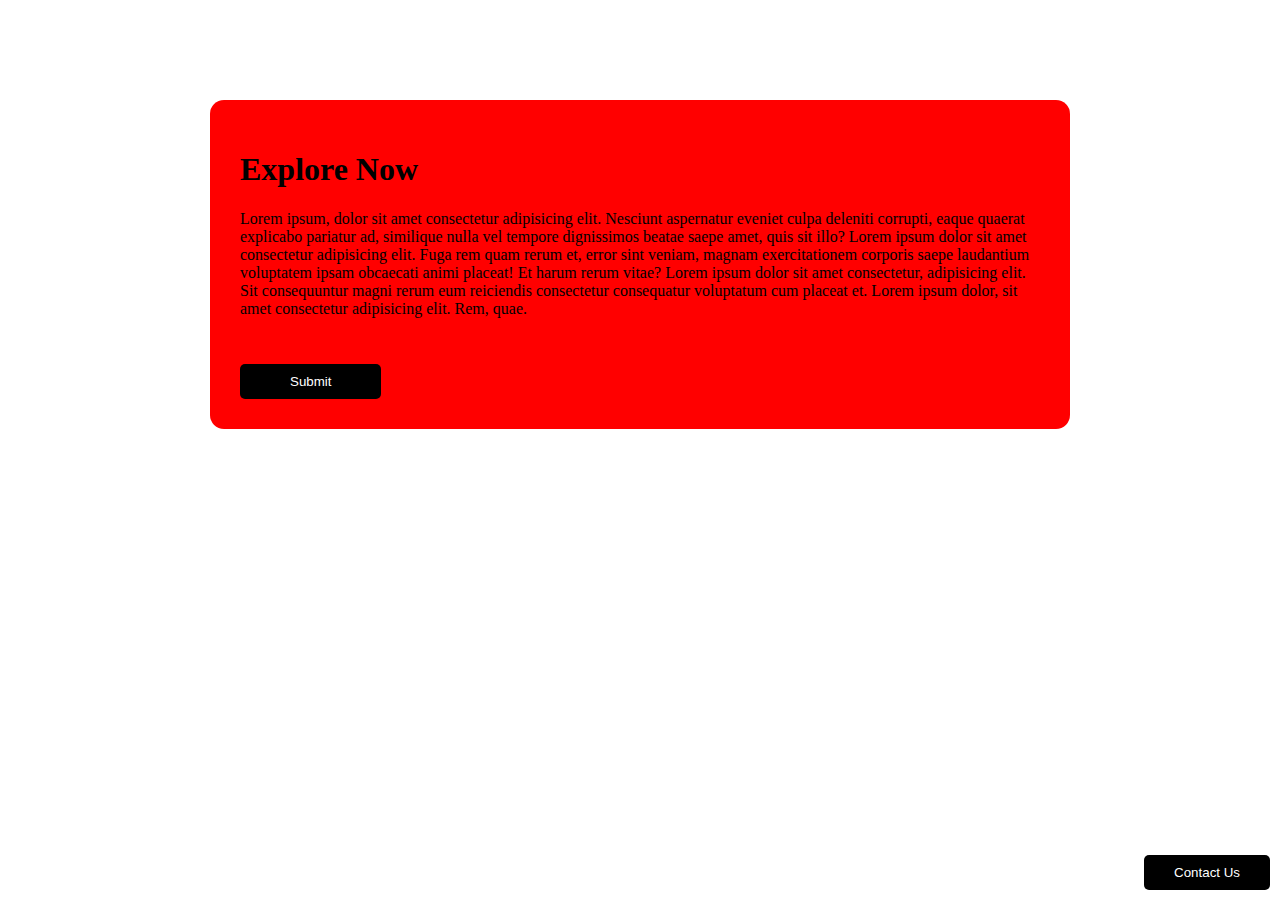
<file: Week-1/own-practice/index.html>
<!DOCTYPE html>
<html lang="en">
  <head>
    <meta charset="UTF-8" />
    <meta name="viewport" content="width=device-width, initial-scale=1.0" />
    <title>Landing Page</title>
    <link rel="stylesheet" href="style.css" />
  </head>
  <body>
    <div class="container">
      <h1 class="heading">Explore Now</h1>
      <p class="para">
        Lorem ipsum, dolor sit amet consectetur adipisicing elit. Nesciunt
        aspernatur eveniet culpa deleniti corrupti, eaque quaerat explicabo
        pariatur ad, similique nulla vel tempore dignissimos beatae saepe amet,
        quis sit illo? Lorem ipsum dolor sit amet consectetur adipisicing elit.
        Fuga rem quam rerum et, error sint veniam, magnam exercitationem
        corporis saepe laudantium voluptatem ipsam obcaecati animi placeat! Et
        harum rerum vitae? Lorem ipsum dolor sit amet consectetur, adipisicing
        elit. Sit consequuntur magni rerum eum reiciendis consectetur
        consequatur voluptatum cum placeat et. Lorem ipsum dolor, sit amet
        consectetur adipisicing elit. Rem, quae.
      </p>
      <button class="btn">Submit</button>
    </div>
    <button class="cnt-btn">Contact Us</button>
  </body>
</html>
</file>
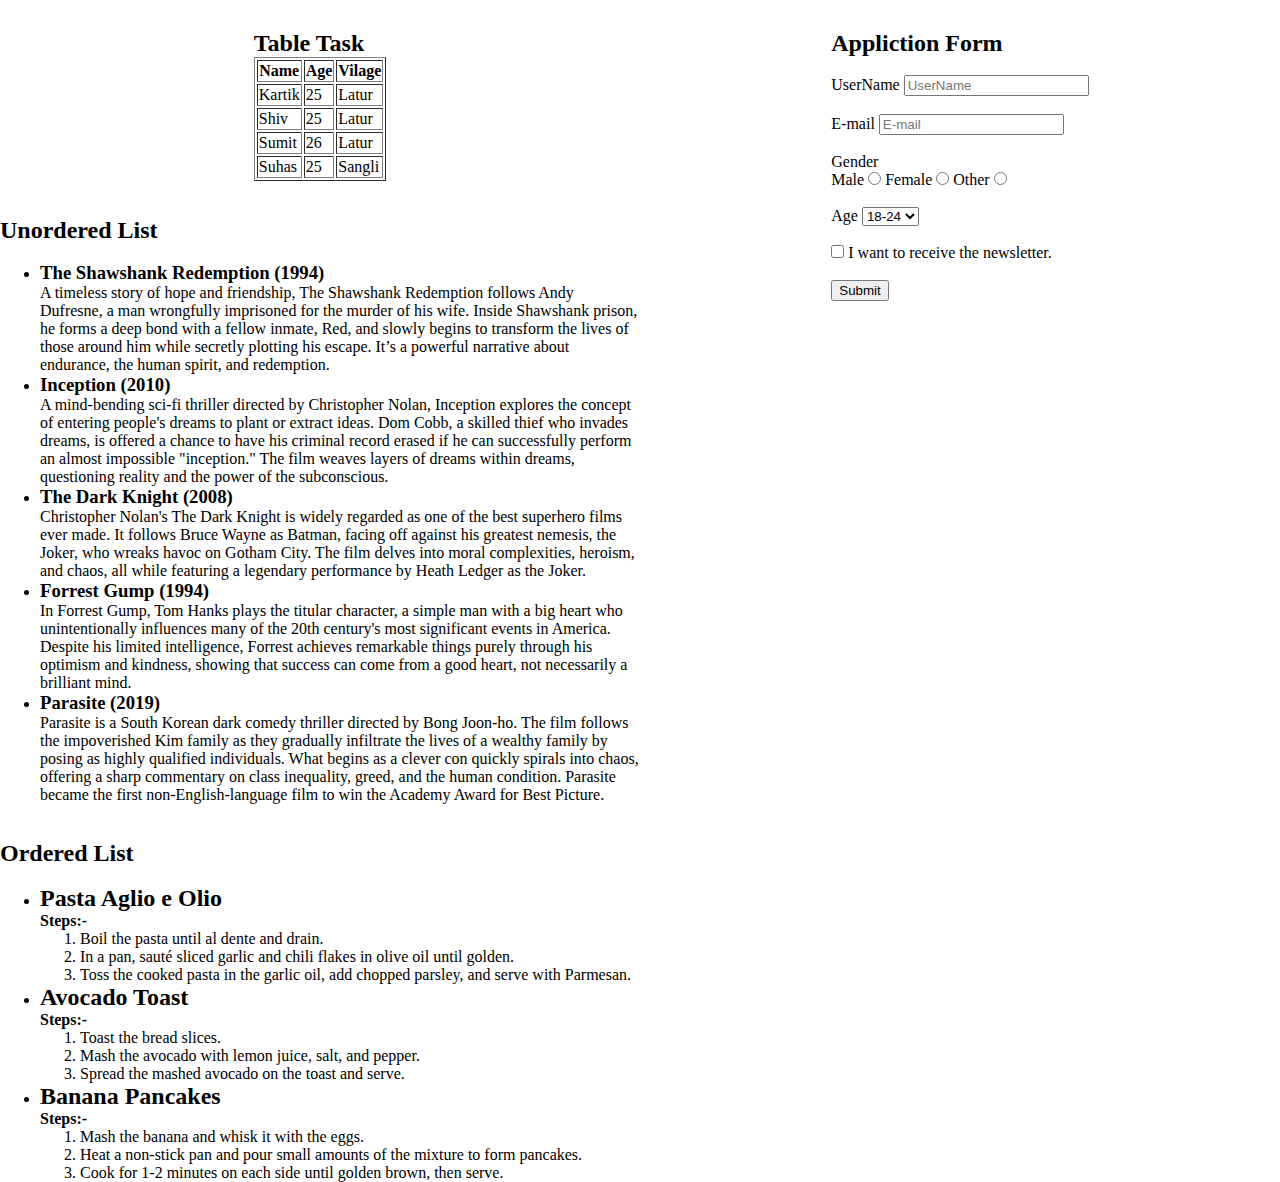
<file: Week-1/Session-2/index.html>
<!DOCTYPE html>
<html lang="en">
  <head>
    <meta charset="UTF-8" />
    <meta name="viewport" content="width=device-width, initial-scale=1.0" />
    <link rel="stylesheet" href="index.css" />
    <title>Session-2</title>
  </head>
  <body id="main">
    <div id="container">
      <div id="left-side">
        <!-- <div id="container-1"> -->
        <div id="table">
          <div>
            <h2>Table Task</h2>
            <table border>
              <tr>
                <th>Name</th>
                <th>Age</th>
                <th>Vilage</th>
              </tr>
              <tr>
                <td>Kartik</td>
                <td>25</td>
                <td>Latur</td>
              </tr>
              <tr>
                <td>Shiv</td>
                <td>25</td>
                <td>Latur</td>
              </tr>
              <tr>
                <td>Sumit</td>
                <td>26</td>
                <td>Latur</td>
              </tr>
              <tr>
                <td>Suhas</td>
                <td>25</td>
                <td>Sangli</td>
              </tr>
            </table>
          </div>
        </div>
        <br /><br />

        <div id="ul-list">
          <h2>Unordered List</h2>
          <br />
          <ul>
            <li>
              <h3>The Shawshank Redemption (1994)</h3>
              A timeless story of hope and friendship, The Shawshank Redemption
              follows Andy Dufresne, a man wrongfully imprisoned for the murder
              of his wife. Inside Shawshank prison, he forms a deep bond with a
              fellow inmate, Red, and slowly begins to transform the lives of
              those around him while secretly plotting his escape. It’s a
              powerful narrative about endurance, the human spirit, and
              redemption.
            </li>

            <li>
              <h3>Inception (2010)</h3>
              A mind-bending sci-fi thriller directed by Christopher Nolan,
              Inception explores the concept of entering people's dreams to
              plant or extract ideas. Dom Cobb, a skilled thief who invades
              dreams, is offered a chance to have his criminal record erased if
              he can successfully perform an almost impossible "inception." The
              film weaves layers of dreams within dreams, questioning reality
              and the power of the subconscious.
            </li>
            <li>
              <h3>The Dark Knight (2008)</h3>
              Christopher Nolan's The Dark Knight is widely regarded as one of
              the best superhero films ever made. It follows Bruce Wayne as
              Batman, facing off against his greatest nemesis, the Joker, who
              wreaks havoc on Gotham City. The film delves into moral
              complexities, heroism, and chaos, all while featuring a legendary
              performance by Heath Ledger as the Joker.
            </li>
            <li>
              <h3>Forrest Gump (1994)</h3>
              In Forrest Gump, Tom Hanks plays the titular character, a simple
              man with a big heart who unintentionally influences many of the
              20th century's most significant events in America. Despite his
              limited intelligence, Forrest achieves remarkable things purely
              through his optimism and kindness, showing that success can come
              from a good heart, not necessarily a brilliant mind.
            </li>
            <li>
              <h3>Parasite (2019)</h3>
              Parasite is a South Korean dark comedy thriller directed by Bong
              Joon-ho. The film follows the impoverished Kim family as they
              gradually infiltrate the lives of a wealthy family by posing as
              highly qualified individuals. What begins as a clever con quickly
              spirals into chaos, offering a sharp commentary on class
              inequality, greed, and the human condition. Parasite became the
              first non-English-language film to win the Academy Award for Best
              Picture.
            </li>
          </ul>
          <br /><br />

          <div>
            <h2>Ordered List</h2>
            <br />
            <div>
              <ul>
                <li>
                  <h2>Pasta Aglio e Olio</h2>
                  <h4>Steps:-</h4>
                  <ol>
                    <li>Boil the pasta until al dente and drain.</li>
                    <li>
                      In a pan, sauté sliced garlic and chili flakes in olive
                      oil until golden.
                    </li>
                    <li>
                      Toss the cooked pasta in the garlic oil, add chopped
                      parsley, and serve with Parmesan.
                    </li>
                  </ol>
                </li>
              </ul>
            </div>

            <div>
              <ul>
                <li>
                  <h2>Avocado Toast</h2>
                  <h4>Steps:-</h4>
                  <ol>
                    <li>Toast the bread slices.</li>
                    <li>
                      Mash the avocado with lemon juice, salt, and pepper.
                    </li>
                    <li>Spread the mashed avocado on the toast and serve.</li>
                  </ol>
                </li>
              </ul>
            </div>

            <div>
              <ul>
                <li>
                  <h2>Banana Pancakes</h2>
                  <h4>Steps:-</h4>
                  <ol>
                    <li>Mash the banana and whisk it with the eggs.</li>
                    <li>
                      Heat a non-stick pan and pour small amounts of the mixture
                      to form pancakes.
                    </li>
                    <li>
                      Cook for 1-2 minutes on each side until golden brown, then
                      serve.
                    </li>
                  </ol>
                </li>
              </ul>
            </div>
          </div>
        </div>
        <!-- </div> -->
      </div>

      <div id="right-side">
        <div>
          <h2>Appliction Form</h2>
          <br />
          <form action="">
            <label for="">UserName</label>
            <input
              type="text"
              minlength="3"
              maxlength="50"
              placeholder="UserName"
            /><br /><br />
            <label for="">E-mail</label>
            <input type="email" placeholder="E-mail" /><br /><br />

            <label for="">Gender</label><br />
            <label for="">Male</label>
            <input type="radio" name="Gender" />
            <label for="">Female</label>
            <input type="radio" name="Gender" />
            <label for="">Other</label>
            <input type="radio" name="Gender" /><br /><br />

            <label for="">Age</label>
            <select name="Age" id="">
              <option value="">18-24</option>
              <option value="">25-34</option>
              <option value="">35-44</option>
            </select>
            <br /><br />
            <input type="checkbox" name="newsletter" value="subscribe" />
            <label for="">I want to receive the newsletter.</label><br /><br />
            <button type="submit">Submit</button>
          </form>
        </div>
      </div>
    </div>
  </body>
</html>
</file>
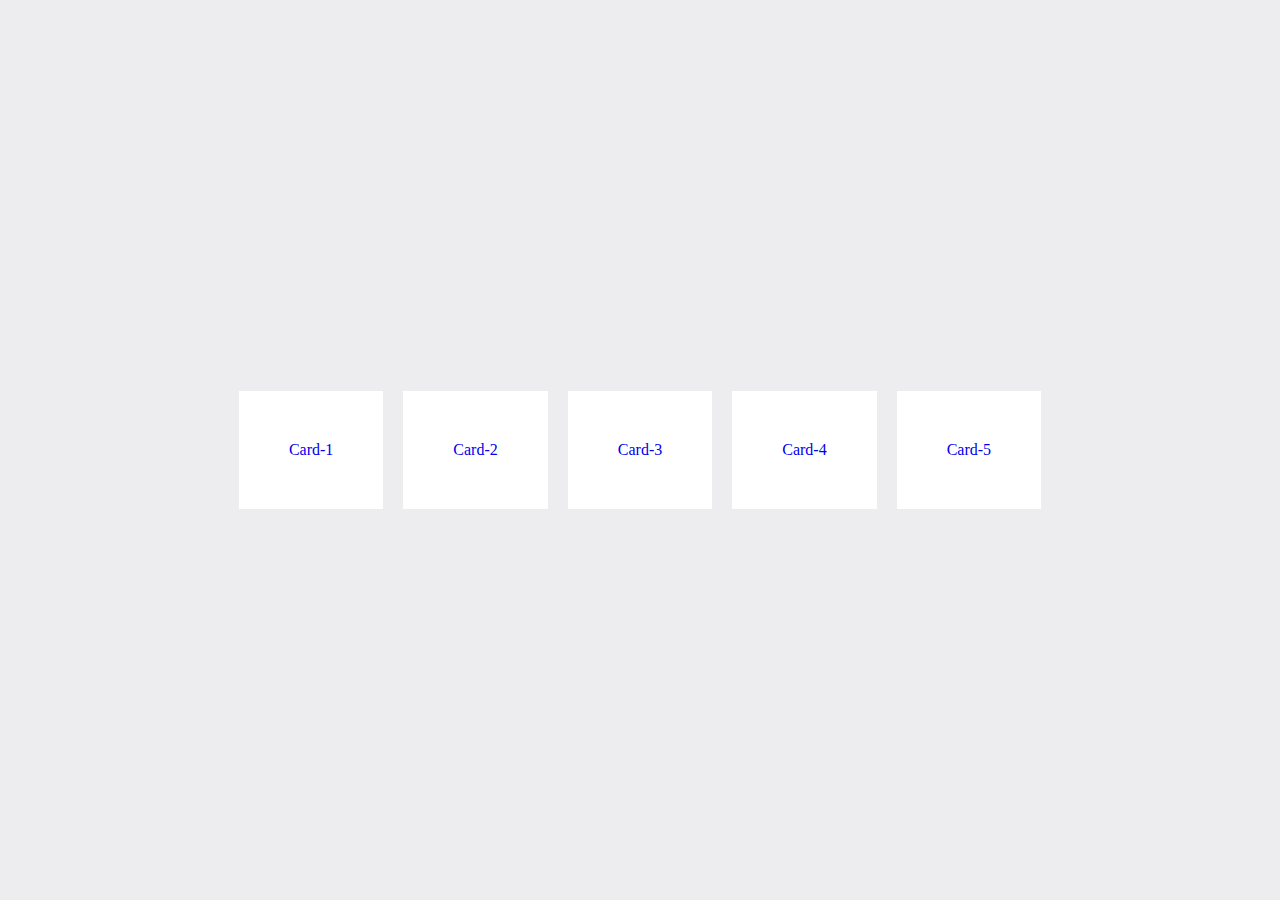
<file: Week-1/Session-3/index.html>
<!DOCTYPE html>
<html lang="en">
  <head>
    <meta charset="UTF-8" />
    <meta name="viewport" content="width=device-width, initial-scale=1.0" />
    <title>Document</title>
    <link rel="stylesheet" href="index.css" />
  </head>
  <body>
    <div class="cards">
      <a href="card1.html">Card-1</a>
      <a href="card2.html">Card-2</a>
      <a href="card3.html">Card-3</a>
      <a href="card4.html">Card-4</a>
      <a href="card5.html">Card-5</a>
    </div>
  </body>
</html>
</file>
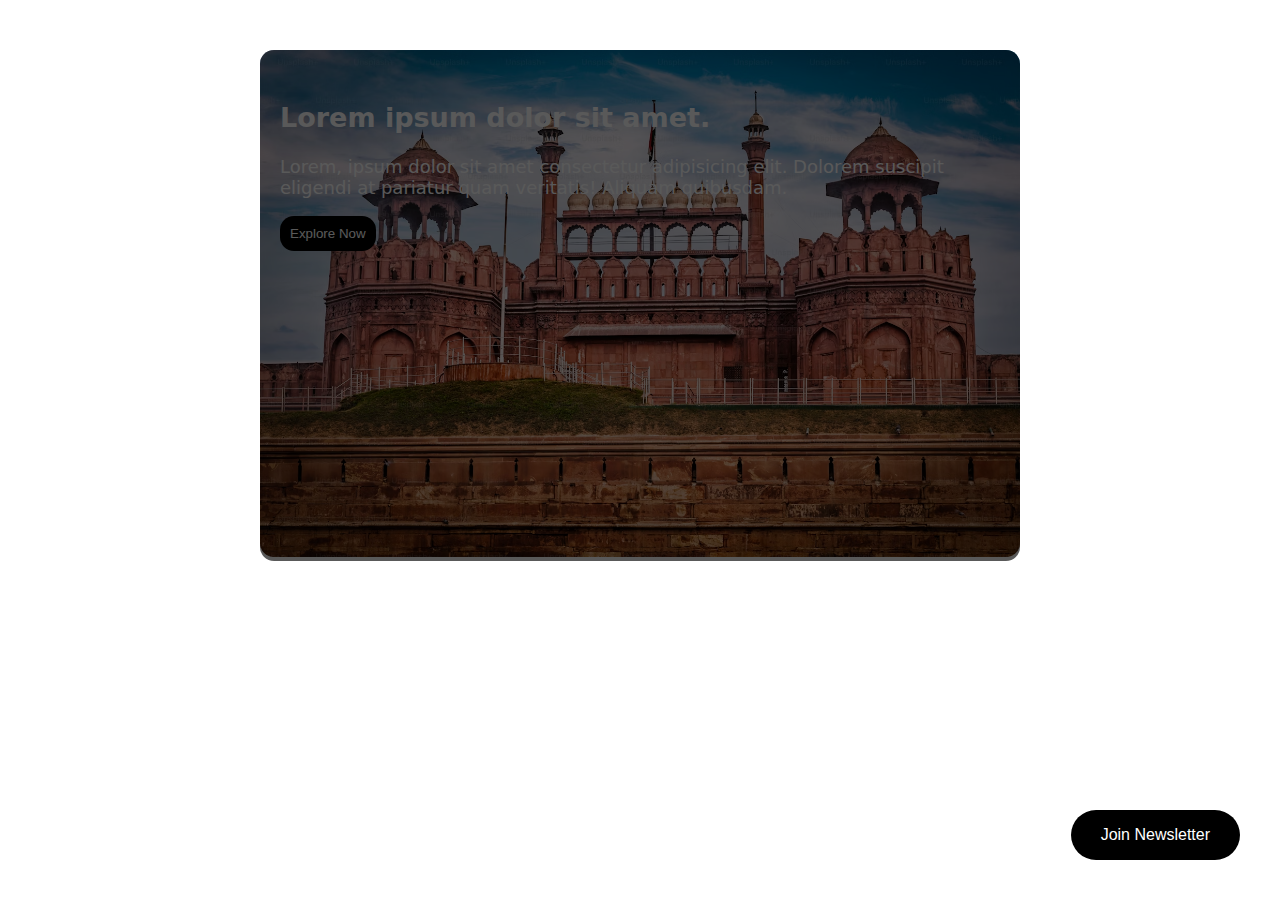
<file: Week-1/Session-4/index.html>
<!DOCTYPE html>
<html lang="en">
  <head>
    <meta charset="UTF-8" />
    <meta name="viewport" content="width=device-width, initial-scale=1.0" />
    <title>Border box</title>
    <link rel="stylesheet" href="style.css" />
  </head>
  <body>
    <!-- <div class="card">
      <div class="img-content">
        <img src="India.avif" class="card-img" alt="" />
      </div>
      <div class="card-content">
        <h3>Explore Nature From India</h3>
        <p>
          Lorem ipsum dolor sit amet, consectetur adipisicing elit., numquam?
        </p>
      </div>
    </div> -->

    <button class="Newsletter-btn">Join Newsletter</button>

    <!-- <div class="container">
      <div class="header">
        <h1>Lorem ipsum dolor sit amet consectetur.</h1>
      </div>
      <img src="India.avif" class="card-img" alt="" />
      Lorem ipsum dolor sit amet, consectetur adipisicing elit. Quia nam sed
      enim magnam maiores. Ad, natus optio possimus architecto ullam tenetur!
      Dicta minima nihil veniam itaque aliquam! Quod ullam tenetur assumenda in
      saepe esse aut accusamus a rerum beatae error laboriosam quae, totam natus
      optio est ipsam deserunt autem eum harum? Natus vero est perferendis
      <br />
      <br />
      numquam fugit possimus modi error neque dolorem illo nemo ad autem
      aspernatur facere illum distinctio ut, architecto voluptates mollitia.
      Facere alias quas quidem id labore impedit sapiente ex cum quos ipsum
      neque necessitatibus, atque quasi doloremque amet. Dolorem hic commodi
      asperiores quam! Repellat nam quo, accusamus et id expedita doloribus
      <br />
      <br />
      dolores, eius cum adipisci veritatis a eos. Exercitationem, recusandae?
      Exercitationem sint quisquam quasi commodi labore quidem magni voluptas
      neque cupiditate amet atque, delectus quod illo debitis laboriosam nobis
      odio quo culpa. Totam, inventore tempore molestias esse maxime culpa saepe
      voluptate ipsum voluptatibus beatae eaque facilis omnis eligendi odit nam
      <br />
      <br />
      voluptatem aut. Assumenda accusantium error incidunt rem nemo eius quidem
      reiciendis. Et ea consequuntur excepturi deserunt numquam dolorum maiores
      veniam nobis possimus illum, dolor architecto soluta molestiae nihil
      nesciunt totam amet. Ut voluptate debitis explicabo molestiae nostrum
      vitae? Alias, ex itaque ad, asperiores excepturi, voluptatibus ratione
      <br />
      <br />
      modi nemo earum sint est architecto! Facere exercitationem hic similique
      debitis tenetur. Quo impedit laboriosam ullam earum nisi sapiente quidem
      quibusdam veritatis exercitationem cupiditate provident libero eaque
      accusantium explicabo rerum consectetur nulla dolorem, unde illo similique
      incidunt facere nam sed beatae! At sapiente nemo animi distinctio et enim,
      <br />
      <br />
      nobis vel veniam fuga maxime officia dolore ducimus architecto obcaecati
      eligendi corporis velit eveniet tenetur quidem, suscipit ipsam ullam
      officiis? Deleniti ea debitis reprehenderit voluptates a doloribus
      voluptatem hic magnam quibusdam! Doloribus reiciendis at minus beatae
      repellendus qui totam porro doloremque harum? Voluptatem aspernatur maxime
      eligendi perspiciatis culpa dolor perferendis, ipsam ut.
    </div>
    <div class="container">
      <div class="header">
        <h1>Lorem ipsum dolor sit amet consectetur.</h1>
      </div>
      <img src="India.avif" class="card-img" alt="" />
      Lorem ipsum dolor sit amet, consectetur adipisicing elit. Quia nam sed
      enim magnam maiores. Ad, natus optio possimus architecto ullam tenetur!
      Dicta minima nihil veniam itaque aliquam! Quod ullam tenetur assumenda in
      saepe esse aut accusamus a rerum beatae error laboriosam quae, totam natus
      optio est ipsam deserunt autem eum harum? Natus vero est perferendis
      <br />
      <br />
      numquam fugit possimus modi error neque dolorem illo nemo ad autem
      aspernatur facere illum distinctio ut, architecto voluptates mollitia.
      Facere alias quas quidem id labore impedit sapiente ex cum quos ipsum
      neque necessitatibus, atque quasi doloremque amet. Dolorem hic commodi
      asperiores quam! Repellat nam quo, accusamus et id expedita doloribus
      <br />
      <br />
      dolores, eius cum adipisci veritatis a eos. Exercitationem, recusandae?
      Exercitationem sint quisquam quasi commodi labore quidem magni voluptas
      neque cupiditate amet atque, delectus quod illo debitis laboriosam nobis
      odio quo culpa. Totam, inventore tempore molestias esse maxime culpa saepe
      voluptate ipsum voluptatibus beatae eaque facilis omnis eligendi odit nam
      <br />
      <br />
      voluptatem aut. Assumenda accusantium error incidunt rem nemo eius quidem
      reiciendis. Et ea consequuntur excepturi deserunt numquam dolorum maiores
      veniam nobis possimus illum, dolor architecto soluta molestiae nihil
      nesciunt totam amet. Ut voluptate debitis explicabo molestiae nostrum
      vitae? Alias, ex itaque ad, asperiores excepturi, voluptatibus ratione
      <br />
      <br />
      modi nemo earum sint est architecto! Facere exercitationem hic similique
      debitis tenetur. Quo impedit laboriosam ullam earum nisi sapiente quidem
      quibusdam veritatis exercitationem cupiditate provident libero eaque
      accusantium explicabo rerum consectetur nulla dolorem, unde illo similique
      incidunt facere nam sed beatae! At sapiente nemo animi distinctio et enim,
      <br />
      <br />
      nobis vel veniam fuga maxime officia dolore ducimus architecto obcaecati
      eligendi corporis velit eveniet tenetur quidem, suscipit ipsam ullam
      officiis? Deleniti ea debitis reprehenderit voluptates a doloribus
      voluptatem hic magnam quibusdam! Doloribus reiciendis at minus beatae
      repellendus qui totam porro doloremque harum? Voluptatem aspernatur maxime
      eligendi perspiciatis culpa dolor perferendis, ipsam ut.
      <div class="footer">
        <h4>All Rights Are Reserved</h4>
      </div>
    </div> -->
    <!-- <div class="cars">
      <div class="red"></div>
      <div class="green"></div>
      <div class="blue"></div>
    </div> -->

    <div class="container">
      <img src="India.avif" class="ind-img" alt="" />
      <div class="tint"></div>
      <div class="content">
        <h2>Lorem ipsum dolor sit amet.</h2>
        <p>
          Lorem, ipsum dolor sit amet consectetur adipisicing elit. Dolorem
          suscipit eligendi at pariatur quam veritatis! Aliquam quibusdam.
        </p>
        <button class="exp-btn">Explore Now</button>
      </div>
    </div>
  </body>
</html>
</file>
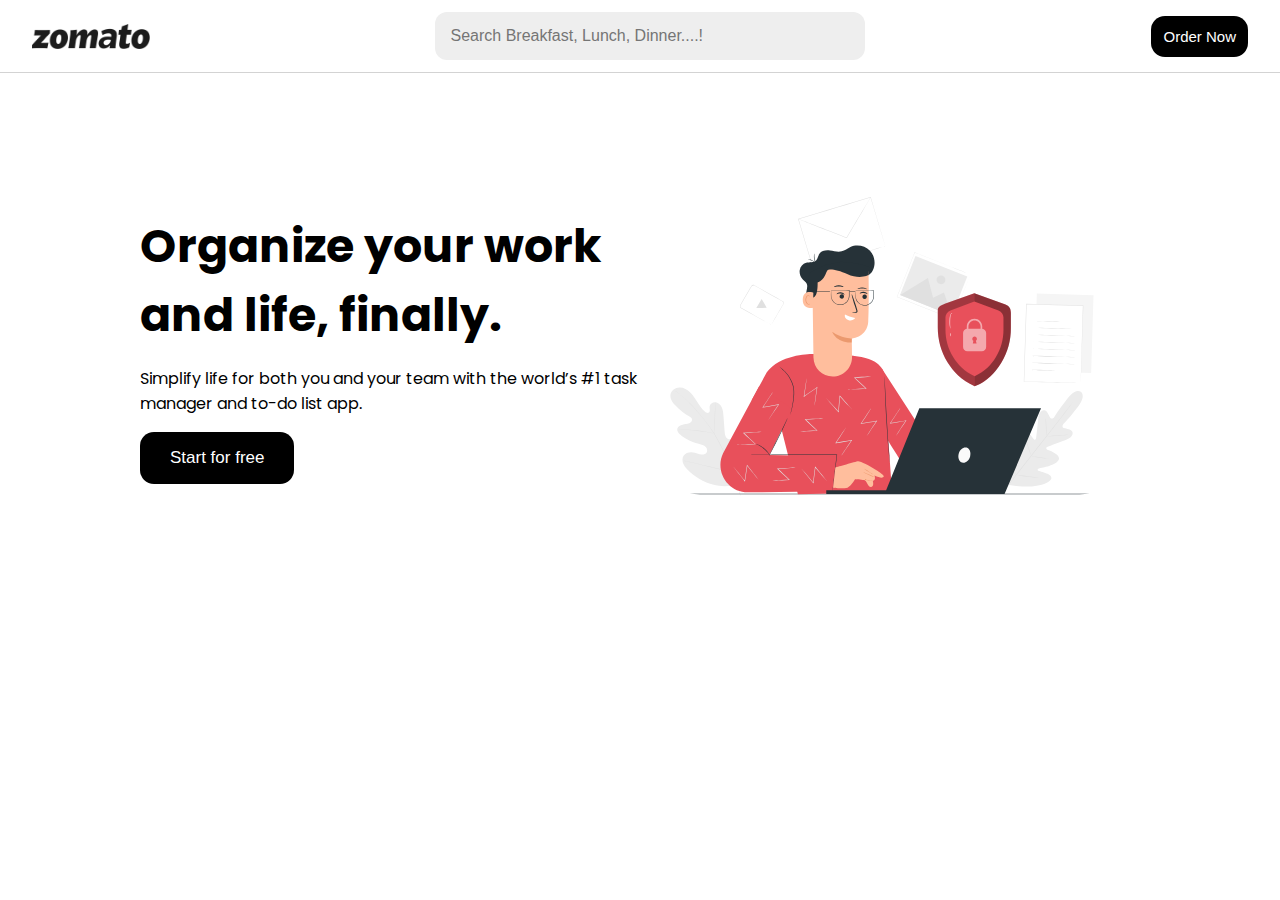
<file: Week-1/Session-5/index.html>
<!DOCTYPE html>
<html lang="en">
  <head>
    <meta charset="UTF-8" />
    <meta name="viewport" content="width=device-width, initial-scale=1.0" />
    <title>Document</title>
    <link rel="stylesheet" href="style.css" />
  </head>
  <body>
    <header class="header">
      <nav class="navbar">
        <img src="logo.avif" class="logo" alt="" />
        <input
          type="text"
          class="input"
          placeholder="Search Breakfast, Lunch, Dinner....!"
        />
        <button class="btn">Order Now</button>
      </nav>
    </header>
    <!-- <div class="container">
      <div class="card">
        <img src="India.avif" class="card-img" alt="" />
        <h3>Lorem ipsum dolor sit amet.</h3>
        <p>Lorem ipsum dolor sit amet consectetur, adipisicing elit.</p>
      </div>
      <div class="card">
        <img src="India.avif" class="card-img" alt="" />
        <h3>Lorem ipsum dolor sit amet.</h3>
        <p>Lorem ipsum dolor sit amet consectetur, adipisicing elit.</p>
      </div>
      <div class="card">
        <img src="India.avif" class="card-img" alt="" />
        <h3>Lorem ipsum dolor sit amet.</h3>
        <p>Lorem ipsum dolor sit amet consectetur, adipisicing elit.</p>
      </div>
    </div> -->

    <!-- <div class="feed">
      <div class="user-details">
        <img src="salad.avif" class="user-img" alt="" />
        <div>
          <div>Eva Green</div>
          <div class="user-name">eva_gr</div>
        </div>
      </div>
      <img src="pizza.avif" class="feed-img" alt="" />
      <p>
        Lorem ipsum dolor sit amet consectetur, adipisicing elit. Facilis
        obcaecati magnam sapiente, et rerum ratione laborum eveniet.
      </p>
      <div class="post-icons">
        <div class="first-post-icons">
          <svg
            xmlns="http://www.w3.org/2000/svg"
            width="24"
            height="24"
            fill="currentColor"
            class="bi bi-heart"
            viewBox="0 0 16 16"
          >
            <path
              d="m8 2.748-.717-.737C5.6.281 2.514.878 1.4 3.053c-.523 1.023-.641 2.5.314 4.385.92 1.815 2.834 3.989 6.286 6.357 3.452-2.368 5.365-4.542 6.286-6.357.955-1.886.838-3.362.314-4.385C13.486.878 10.4.28 8.717 2.01zM8 15C-7.333 4.868 3.279-3.04 7.824 1.143q.09.083.176.171a3 3 0 0 1 .176-.17C12.72-3.042 23.333 4.867 8 15"
            />
          </svg>
          <svg
            xmlns="http://www.w3.org/2000/svg"
            width="24"
            height="24"
            fill="currentColor"
            class="bi bi-chat"
            viewBox="0 0 16 16"
          >
            <path
              d="M2.678 11.894a1 1 0 0 1 .287.801 11 11 0 0 1-.398 2c1.395-.323 2.247-.697 2.634-.893a1 1 0 0 1 .71-.074A8 8 0 0 0 8 14c3.996 0 7-2.807 7-6s-3.004-6-7-6-7 2.808-7 6c0 1.468.617 2.83 1.678 3.894m-.493 3.905a22 22 0 0 1-.713.129c-.2.032-.352-.176-.273-.362a10 10 0 0 0 .244-.637l.003-.01c.248-.72.45-1.548.524-2.319C.743 11.37 0 9.76 0 8c0-3.866 3.582-7 8-7s8 3.134 8 7-3.582 7-8 7a9 9 0 0 1-2.347-.306c-.52.263-1.639.742-3.468 1.105"
            />
          </svg>
          <svg
            xmlns="http://www.w3.org/2000/svg"
            width="24"
            height="24"
            fill="currentColor"
            class="bi bi-send"
            viewBox="0 0 16 16"
          >
            <path
              d="M15.854.146a.5.5 0 0 1 .11.54l-5.819 14.547a.75.75 0 0 1-1.329.124l-3.178-4.995L.643 7.184a.75.75 0 0 1 .124-1.33L15.314.037a.5.5 0 0 1 .54.11ZM6.636 10.07l2.761 4.338L14.13 2.576zm6.787-8.201L1.591 6.602l4.339 2.76z"
            />
          </svg>
        </div>
        <div>
          <svg
            xmlns="http://www.w3.org/2000/svg"
            width="24"
            height="24"
            fill="currentColor"
            class="bi bi-bookmark"
            viewBox="0 0 16 16"
          >
            <path
              d="M2 2a2 2 0 0 1 2-2h8a2 2 0 0 1 2 2v13.5a.5.5 0 0 1-.777.416L8 13.101l-5.223 2.815A.5.5 0 0 1 2 15.5zm2-1a1 1 0 0 0-1 1v12.566l4.723-2.482a.5.5 0 0 1 .554 0L13 14.566V2a1 1 0 0 0-1-1z"
            />
          </svg>
        </div>
      </div>
    </div> -->

    <div class="main">
      <div>
        <h1 class="title">Organize your work and life, finally.</h1>
        <p>
          Simplify life for both you and your team with the world’s #1 task
          manager and to-do list app.
        </p>
        <button class="cta">Start for free</button>
      </div>
      <img src="Study_image.svg" class="page-img" alt="" />
    </div>
  </body>
</html>
</file>
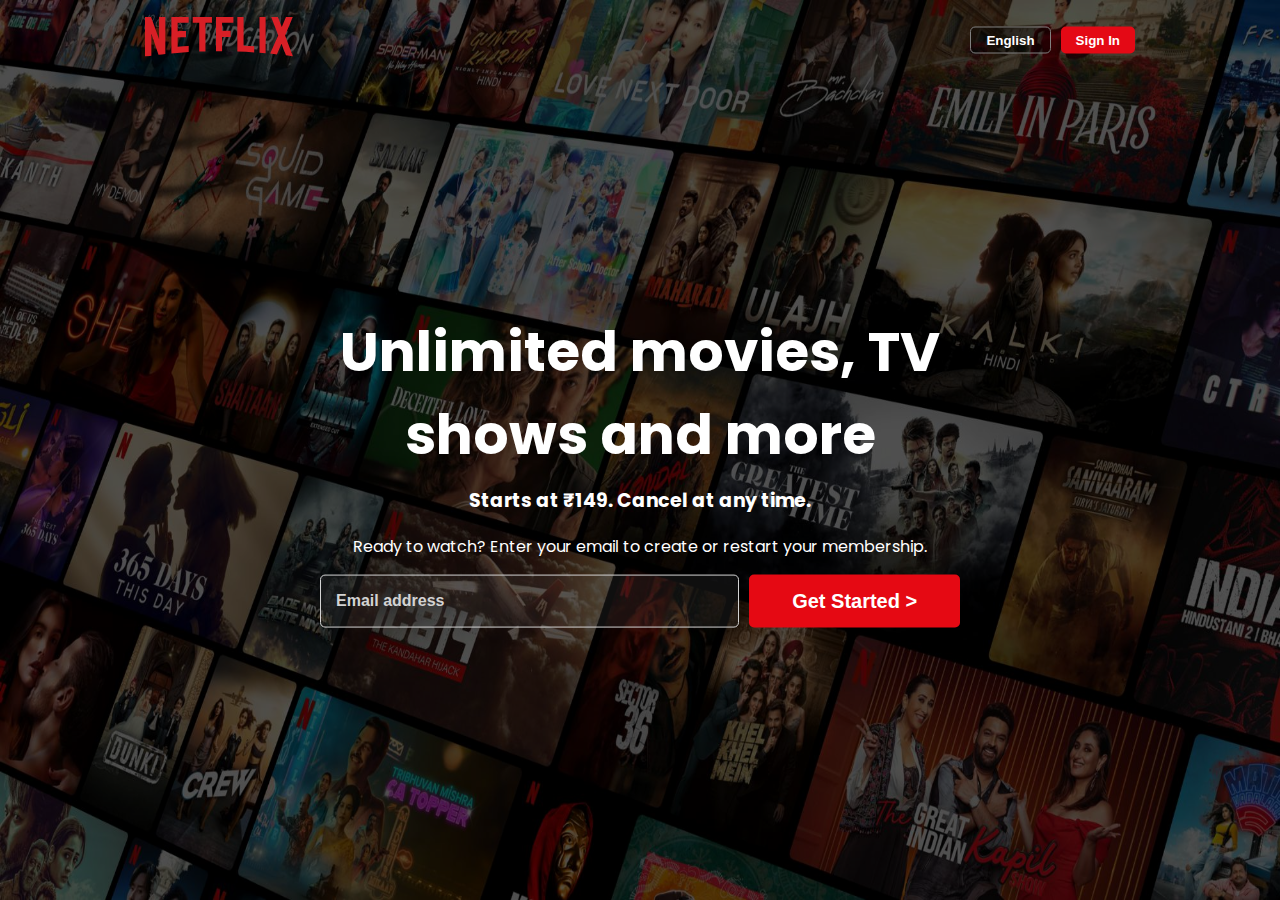
<file: Week-2/Session-1/index.html>
<!DOCTYPE html>
<html lang="en">
  <head>
    <meta charset="UTF-8" />
    <meta name="viewport" content="width=device-width, initial-scale=1.0" />
    <title>Netflix Clone</title>
    <link rel="stylesheet" href="style.css" />
  </head>
  <body>
    <div class="main">
      <img src="netflix-backgroung.jpg" class="back-img" alt="" />
      <div class="tint"></div>
      <div class="nav">
        <div><img src="Netflix_2015_logo.svg" class="logo-img" alt="" /></div>
        <div class="nav-btns">
          <button class="en-btn">English</button>
          <button class="sign-in-btn">Sign In</button>
        </div>
      </div>
      <div class="content">
        <h1 class="title">Unlimited movies, TV shows and more</h1>
        <p class="sub-title">Starts at ₹149. Cancel at any time.</p>
        <p>
          Ready to watch? Enter your email to create or restart your membership.
        </p>
        <div class="user-input">
          <input type="text" placeholder="Email address" class="input-box" />
          <button class="get-started-btn">Get Started ></button>
        </div>
      </div>
    </div>
  </body>
</html>
</file>
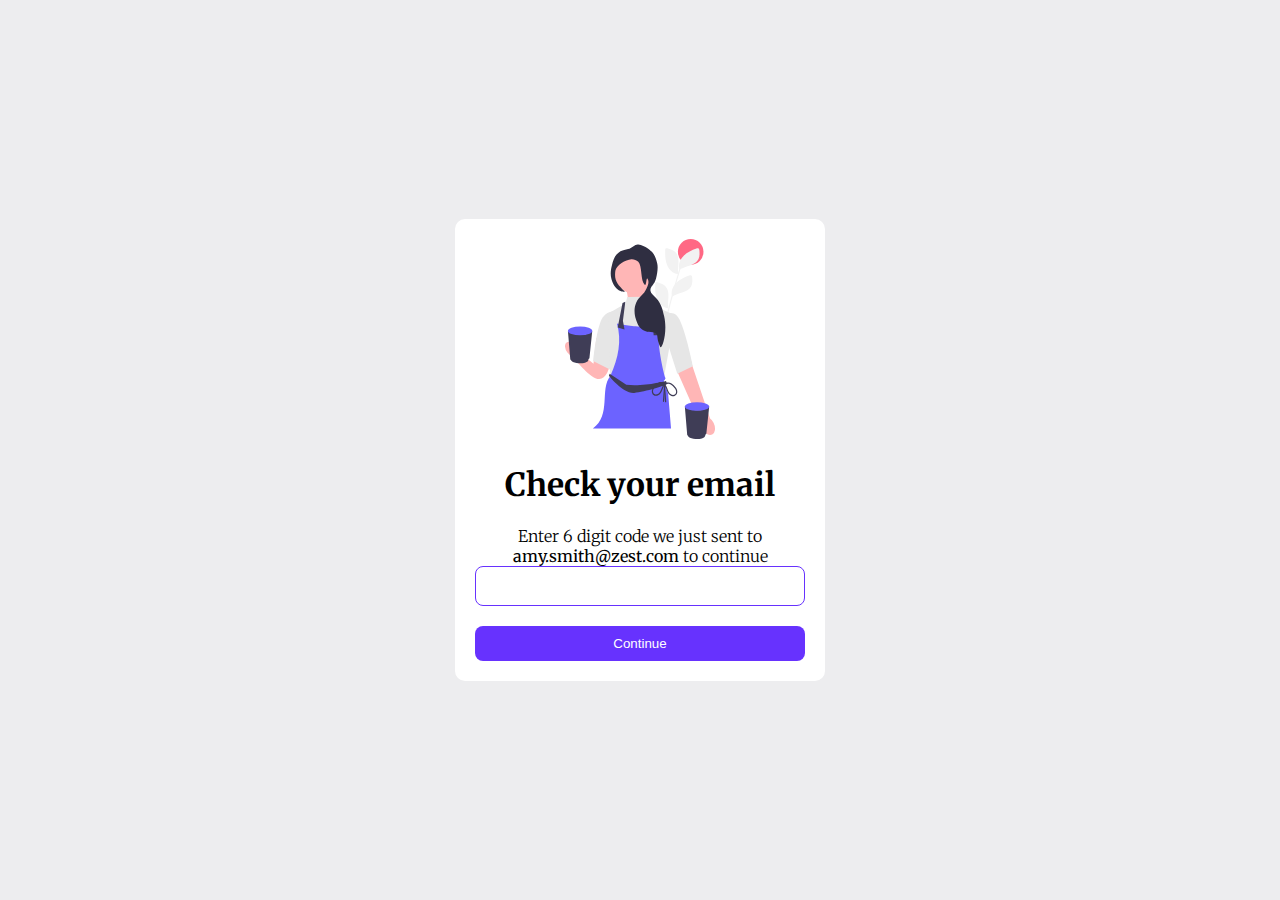
<file: Week-1/Session-3/card1.html>
<!DOCTYPE html>
<html lang="en">
  <head>
    <meta charset="UTF-8" />
    <meta name="viewport" content="width=device-width, initial-scale=1.0" />
    <title>Document</title>
    <link rel="stylesheet" href="card.css" />
  </head>
  <body>
    <div class="card">
      <img src="undraw_barista_qd50.svg" style="height: 200px" alt="" />
      <h1>Check your email</h1>
      <span>
        Enter 6 digit code we just sent to <br />
        <b>amy.smith@zest.com</b> to continue
      </span>
      <br />
      <input type="text" /> <br />
      <button style="background-color: #6732fe">Continue</button>
    </div>
  </body>
</html>
</file>
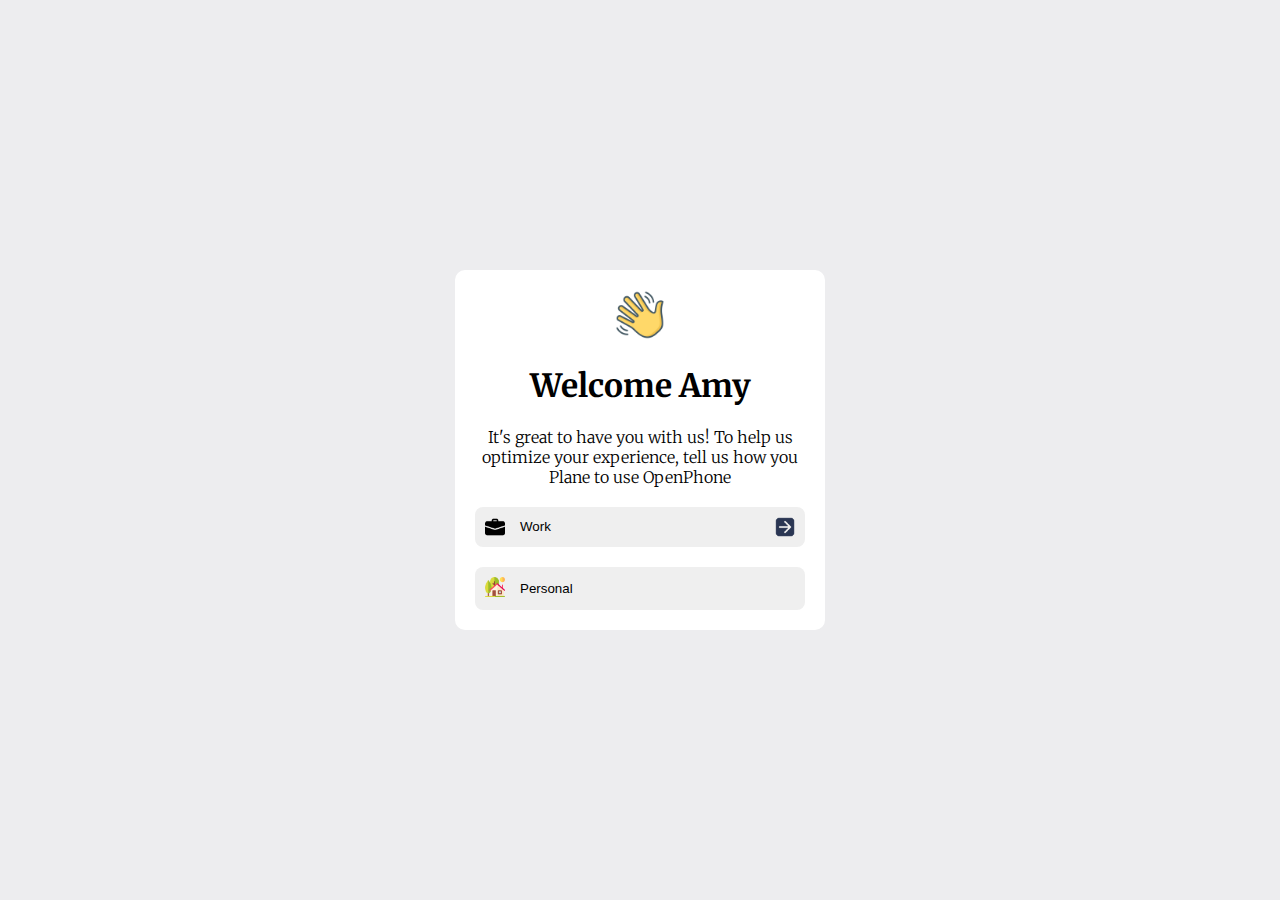
<file: Week-1/Session-3/card2.html>
<!DOCTYPE html>
<html lang="en">
  <head>
    <meta charset="UTF-8" />
    <meta name="viewport" content="width=device-width, initial-scale=1.0" />
    <title>Card-2</title>
    <link rel="stylesheet" href="card.css" />
  </head>
  <body>
    <div class="card">
      <img src="wave_9437514.png" alt="" height="50px" />
      <h1>Welcome Amy</h1>
      <span>
        It's great to have you with us! To help us <br />
        optimize your experience, tell us how you <br />
        Plane to use OpenPhone
      </span>
      <br />
      <button
        class="hov-btn"
        style="
          color: black;
          display: flex;
          justify-content: space-between;
          width: 100%;
        "
      >
        <div
          style="
            display: flex;
            width: 20%;
            justify-content: flex-start;
            gap: 15px;
          "
        >
          <img src="briefcase_2313642.png" alt="img" height="20px" />
          <div style="margin: auto">Work</div>
        </div>
        <img src="arrows_13426862.png" alt="img2" height="20px" />
      </button>
      <button
        class="hov-btn"
        style="
          color: black;
          display: flex;
          justify-content: flex-start;
          width: 100%;
        "
      >
        <div style="display: flex; gap: 15px">
          <div><img src="house_2163350.png" alt="" style="height: 20px" /></div>
          <div style="margin: auto">Personal</div>
        </div>
      </button>
    </div>
  </body>
</html>
</file>
<file: Week-1/own-practice/style.css>
.container{
    background-color: red;
    width: 800px;
    /* height: 300px; */
    padding: 30px;
    margin: 100px auto;
    border-radius: 14px;
}

.btn{
    margin-top: 30px;
    padding: 10px 50px;
    border: none;
    border-radius: 5px;
    background-color: black;
    color: white;
    cursor: pointer;
}

.cnt-btn{
    padding: 10px 30px;
    border: none;
    border-radius: 5px;
    background-color: black;
    color: white;
    cursor: pointer;
    position: absolute;
    bottom: 10px;
    right: 10px;
}
</file>
<file: Week-1/Session-2/index.css>
*{
    margin: 0;
}
#main{
    /* height: 100vh; */
    display: flex;
    /* align-items: center; */
    justify-content: center;
}

/* #ul-list{
    width: 50%;
} */

#container{
    display: flex;
    /* background-color: burlywood; */
}

#left-side{
    width: 50%;
    display: flex;
    flex-direction: column;
    margin-top: 30px;
}
#table{
    display: flex;
    justify-content: center;
}

#right-side{
    margin-top: 30px;
    width: 50%;
    display: flex;
    justify-content: center;
}
</file>
<file: Week-1/Session-3/index.css>
body{
    box-sizing: border-box;
    margin: 0;
    display: flex;
    height: 100vh;
    align-items: center;
    justify-content: center;
    background-color: #ededef;
}
.cards{
    display: flex;
    gap: 20px;
}

a{
    padding: 50px;
    background-color: white;
    text-decoration: none;
}
</file>
<file: Week-1/Session-4/style.css>
body{
    margin: 0;
    box-sizing: border-box;
    font-family: system-ui, -apple-system, BlinkMacSystemFont, 'Segoe UI', Roboto, Oxygen, Ubuntu, Cantarell, 'Open Sans', 'Helvetica Neue', sans-serif;
}

/* .card{
    border: 1px solid lightgray;
    // padding: 7px;
    margin: 10px auto;
    border-radius: 14px;
    width: 280px;
}

.card-img{
    width: 100%;
    border-top-left-radius: 14px;
    border-top-right-radius: 14px;
}

.card-content{
    padding: 8px;
} */

/* Positions
1.static (default)
2.fixed
3.sticky
4.absolute
5.relative */

/* .card-img{
    width: 100%;
    border-radius: 14px;
    margin-bottom: 20px;
}
.container{
    display: none;
    width: 560px;
    margin: 80px auto;
}

.header{
    position: sticky;
    top: 0;
    background-color: white;
    padding: 10px 0px;
}

.footer{
    background-color: lightgray;
    padding: 20px;
    margin-top: 10px;
    border-radius: 14px;
    position: sticky;
    bottom: 0;
} */

/* .cars{
    background-color: aqua;
    width: 100px;
    position: relative;
}

.red{
    height: 100px;
    width: 80px;
    background-color: red;
}
.green{
    height: 80px;
    width: 60px;
    background-color: green;
}

.blue{
    height: 60px;
    width: 40px;
    background-color: blue;
    position: absolute;s
    bottom: 0;
    right: 0;
} */

.Newsletter-btn{
    padding: 16px 30px;
    border: none;
    background-color: black;
    color: white;
    border-radius: 40px;
    font-size: 16px;
    position: fixed;
    bottom: 40px;
    right: 40px;
}

.container{
    width: 760px;
    border-radius: 14px;
    margin: 50px auto;
    position: relative;
}
.ind-img{
    width: 100%;
    border-radius: 14px;
}

.exp-btn{
    padding: 10px;
    border: none;
    border-radius: 14px;
    background-color: black;
    color: white;
}

.content{
    font-size: large;
    position: absolute;
    top: 30px;
    left: 20px;
    right: 20px;
    color: white;
    z-index: 2;
}
.tint{
    background-color: rgba(0, 0, 0, 0.651);
    /* height: 100%;
    width: 100%; */
    top: 0;
    right: 0;
    bottom: 0;
    left: 0;
    position: absolute;
    border-radius: 14px;
    z-index: 3;
}
</file>
<file: Week-1/Session-5/style.css>
@import url('https://fonts.googleapis.com/css2?family=Poppins:ital,wght@0,100;0,200;0,300;0,400;0,500;0,600;0,700;0,800;0,900;1,100;1,200;1,300;1,400;1,500;1,600;1,700;1,800;1,900&display=swap');
body{
    margin: 0;
    /* padding: 0; */
    box-sizing: border-box;
    font-family: "Poppins", sans-serif;
}

/* .container{
    height:100vh;
    margin-top: 60px;
    display: flex;
    justify-content: center;
    gap: 20px;
    flex-wrap: wrap;
}

.card{
    width: 260px;
    padding: 10px;
    border: 1px solid grey;
    border-radius: 14px;
    margin-top: 30px;
    flex-shrink: 1;
}

.card-img{
    width: 100%;
    border-radius: 14px;
    height: 100px;
} */

.header{
    border-bottom: 1px solid lightgrey;
    padding: 12px;
}
.navbar{
    display: flex;
    justify-content: space-between;
    align-items: center;
    padding-left: 20px;
    padding-right: 20px;
}

.logo{
    height: 25px;
}

.input{
    width: 400px;
    font-size: 16px;
    padding: 15px;
    border: none;
    border-radius: 12px;
    background-color: #eee;
    outline: none;
}

.btn{
    padding: 12px;
    border: none;
    border-radius: 14px;
    background-color: black;
    color: white;
    font-size: 15px;
}

/* .feed{
    width: 540px;
    margin: 30px auto;
    padding: 12px;
    border: solid 1px lightgrey;
    border-radius: 20px;
}

.user-details{
    display: flex;
    align-items: center;
    gap: 8px;
}

.user-name{
    color: rgb(100, 100, 100);
}

.user-img{
    height: 60px;
    border-radius: 50%;
}

.feed-img{
    width: 100%;
    margin-top: 15px;
    border-radius: 14px;
}

.post-icons{
    display: flex;
    justify-content: space-between;
    margin-top: 10px;
}
.first-post-icons{
    display: flex;
    gap: 10px;
} */

.main{
    display: flex;
    margin: 10px auto;
    width: 1000px;
    align-items: center;
}

.page-img{
    width: 50%;
}

.cta{
    padding: 16px 30px;
    border: none;
    border-radius: 14px;
    background-color: black;
    color: white;
    font-size: 17px;
}

.title{
    font-size: 46px;
    margin-bottom: 0;
}
</file>
<file: Week-2/Session-1/style.css>
@import url('https://fonts.googleapis.com/css2?family=Poppins:ital,wght@0,100;0,200;0,300;0,400;0,500;0,600;0,700;0,800;0,900;1,100;1,200;1,300;1,400;1,500;1,600;1,700;1,800;1,900&display=swap');
body{
    margin: 0;
    /* padding: 0; */
    box-sizing: border-box;
    font-family: "Poppins", sans-serif;
    background-color: rgb(36, 36, 36);
}

.main{
    width: 100%;
    height: 100vh;
    overflow: hidden;
}

.back-img{
    width: 100%;
    height: 100%;
}

.tint{
    background-color: rgba(0, 0, 0, 0.582);
    position: absolute;
    top: 0;
    right: 0; 
    bottom: 0;
    left: 0;
}

.content{
    position: absolute;
    color: white;
    top: 50%;
    left: 50%;
    transform: translate(-50%, -50%);
    text-align: center;
}

.nav{
    position: absolute;
    top: 0;
    width: 990px;
    display: flex;
    justify-content: space-between;
    align-items: center;
    top: 40px;
    left: 50%;
    transform: translate(-50%, -50%);
}

.logo-img{
    height: 40px;
}

.nav-btns{
    display: flex;
    gap: 10px;
}

.en-btn{
    padding: 5px 15px;
    border-radius: 5px;
    background-color: rgba(0, 0, 0, 0.37);
    font-weight: bold;
    color: white;
    border: 1px solid grey;
    cursor: pointer;
}

.sign-in-btn{
    padding: 5px 15px;
    border-radius: 5px;
    font-weight: bold;
    color: white;
    border: none;
    background-color: #e40915;
    cursor: pointer;
}

.title{
    font-size: 55px;
    margin-bottom: 5px;
    font-weight: bold;
}

.sub-title{
    font-size: 19px;
    margin-top: 10px;
    font-weight: bold;
}

.user-input{
    display: flex;
    justify-content: center;
    gap: 10px;
}

.input-box{
    padding: 15px;
    width: 65%;
    background-color: rgba(128, 128, 128, 0.116);
    border: 1px solid lightgray;
    border-radius: 5px;
    font-size: 16px;
    font-weight: bold;
    color: white;
}

.input-box::placeholder{
    color: lightgray;
}

.get-started-btn{
    display: flex;
    padding: 15px;
    width: 35%;
    background-color: #e50913;
    color: white;
    justify-content: center;
    border: none;
    border-radius: 5px;
    font-size: 20px;
    font-weight: bold;
    cursor: pointer;
}
</file>
<file: Week-1/Session-3/card.css>
@import url('https://fonts.googleapis.com/css2?family=DM+Serif+Display:ital@0;1&family=Merriweather:ital,wght@0,300;0,400;0,700;0,900;1,300;1,400;1,700;1,900&display=swap');
body{
    margin: 0;
    display: flex;
    height: 100vh;
    align-items: center;
    justify-content: center;
    background-color: #ededef;
    font-family: "Merriweather", serif;
}
.card{
    background-color: white;
    border-radius: 10px;
    text-align: center;
    padding: 20px;
    width: 330px;
}

input{
    width: 100%;
    box-sizing: border-box;
    /* margin-top: 20px; */
    padding: 10px;
    border: ridge #6732fe 1px;
    border-radius: 8px;
    outline-color: #6732fe; 
    font-size: medium;
    text-align: center;
}
.comb-input{
    border: solid #6732fe 1px;
    border-radius: 8px;
}
.comb-input > div > input{
    border: none;
    outline: none;
}
span{
    font-weight: lighter;
}

.mul-input > input {
    text-align: start;
    margin-top: 10px;
    margin-bottom: 10px;
}


button{
    margin-top: 20px;
    width: 100%;
    padding: 10px;
    border: none;
    border-radius: 8px;
    color: white;
}

/* .hov-btn:hover{
    background-color: #f51bb4;
} */
</file>
